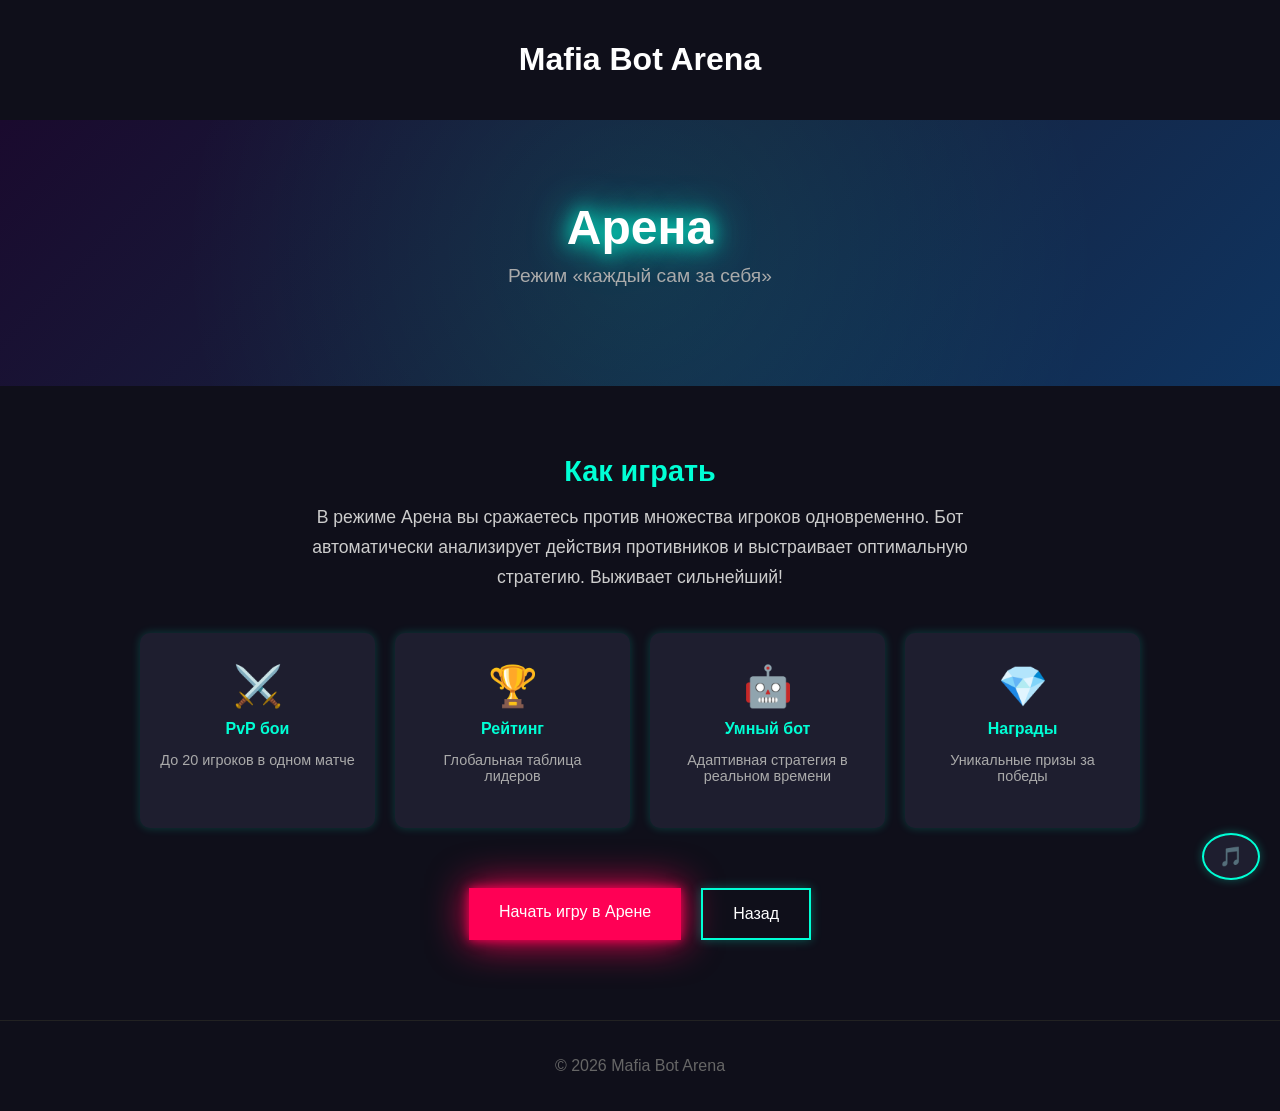
<file: arena.html>
<!DOCTYPE html>
<html lang="ru">
<head>
    <meta charset="UTF-8">
    <title>Арена — Mafia Bot Arena</title>
    <link rel="stylesheet" href="style.css">
</head>
<body>

<header>
    <h1><a href="index.html" class="logo-link">Mafia Bot Arena</a></h1>
</header>

<section class="page-hero">
    <div class="page-hero-content">
        <h2>Арена</h2>
        <p class="page-subtitle">Режим «каждый сам за себя»</p>
    </div>
</section>

<section class="page-content">
    <div class="info-block">
        <h3>Как играть</h3>
        <p>В режиме Арена вы сражаетесь против множества игроков одновременно. Бот автоматически анализирует действия противников и выстраивает оптимальную стратегию. Выживает сильнейший!</p>
    </div>

    <div class="features-grid">
        <div class="feature-card">
            <div class="feature-icon">⚔️</div>
            <h4>PvP бои</h4>
            <p>До 20 игроков в одном матче</p>
        </div>
        <div class="feature-card">
            <div class="feature-icon">🏆</div>
            <h4>Рейтинг</h4>
            <p>Глобальная таблица лидеров</p>
        </div>
        <div class="feature-card">
            <div class="feature-icon">🤖</div>
            <h4>Умный бот</h4>
            <p>Адаптивная стратегия в реальном времени</p>
        </div>
        <div class="feature-card">
            <div class="feature-icon">💎</div>
            <h4>Награды</h4>
            <p>Уникальные призы за победы</p>
        </div>
    </div>

    <div class="cta-block">
        <a href="start.html" class="btn">Начать игру в Арене</a>
        <a href="index.html" class="btn btn-secondary">Назад</a>
    </div>
</section>

<footer>
    <p>&copy; 2026 Mafia Bot Arena</p>
</footer>

<audio id="bg-music" loop>
    <source src="audio/treck1.mp3" type="audio/mp3">
</audio>
<button class="music-btn" onclick="toggleMusic()">🎵</button>

<script>
    const music = document.getElementById("bg-music");
    function toggleMusic() {
        if (music.paused) {
            music.play();
        } else {
            music.pause();
        }
    }
</script>

</body>
</html>
</file>
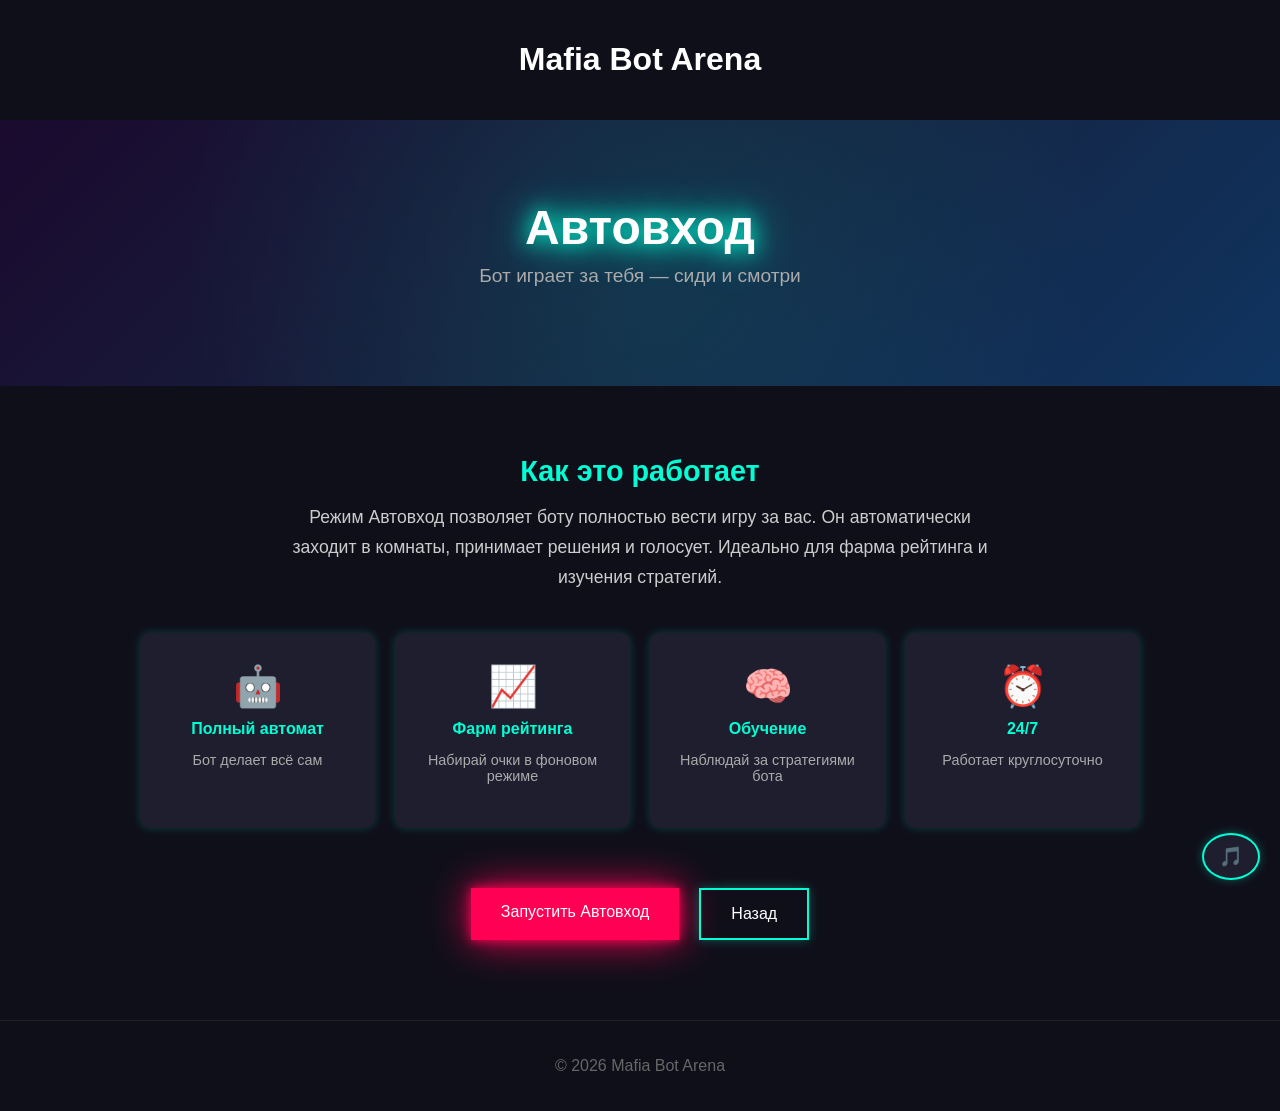
<file: autojoin.html>
<!DOCTYPE html>
<html lang="ru">
<head>
    <meta charset="UTF-8">
    <title>Автовход — Mafia Bot Arena</title>
    <link rel="stylesheet" href="style.css">
</head>
<body>

<header>
    <h1><a href="index.html" class="logo-link">Mafia Bot Arena</a></h1>
</header>

<section class="page-hero">
    <div class="page-hero-content">
        <h2>Автовход</h2>
        <p class="page-subtitle">Бот играет за тебя — сиди и смотри</p>
    </div>
</section>

<section class="page-content">
    <div class="info-block">
        <h3>Как это работает</h3>
        <p>Режим Автовход позволяет боту полностью вести игру за вас. Он автоматически заходит в комнаты, принимает решения и голосует. Идеально для фарма рейтинга и изучения стратегий.</p>
    </div>

    <div class="features-grid">
        <div class="feature-card">
            <div class="feature-icon">🤖</div>
            <h4>Полный автомат</h4>
            <p>Бот делает всё сам</p>
        </div>
        <div class="feature-card">
            <div class="feature-icon">📈</div>
            <h4>Фарм рейтинга</h4>
            <p>Набирай очки в фоновом режиме</p>
        </div>
        <div class="feature-card">
            <div class="feature-icon">🧠</div>
            <h4>Обучение</h4>
            <p>Наблюдай за стратегиями бота</p>
        </div>
        <div class="feature-card">
            <div class="feature-icon">⏰</div>
            <h4>24/7</h4>
            <p>Работает круглосуточно</p>
        </div>
    </div>

    <div class="cta-block">
        <a href="start.html" class="btn">Запустить Автовход</a>
        <a href="index.html" class="btn btn-secondary">Назад</a>
    </div>
</section>

<footer>
    <p>&copy; 2026 Mafia Bot Arena</p>
</footer>

<audio id="bg-music" loop>
    <source src="audio/treck1.mp3" type="audio/mp3">
</audio>
<button class="music-btn" onclick="toggleMusic()">🎵</button>

<script>
    const music = document.getElementById("bg-music");
    function toggleMusic() {
        if (music.paused) {
            music.play();
        } else {
            music.pause();
        }
    }
</script>

</body>
</html>
</file>
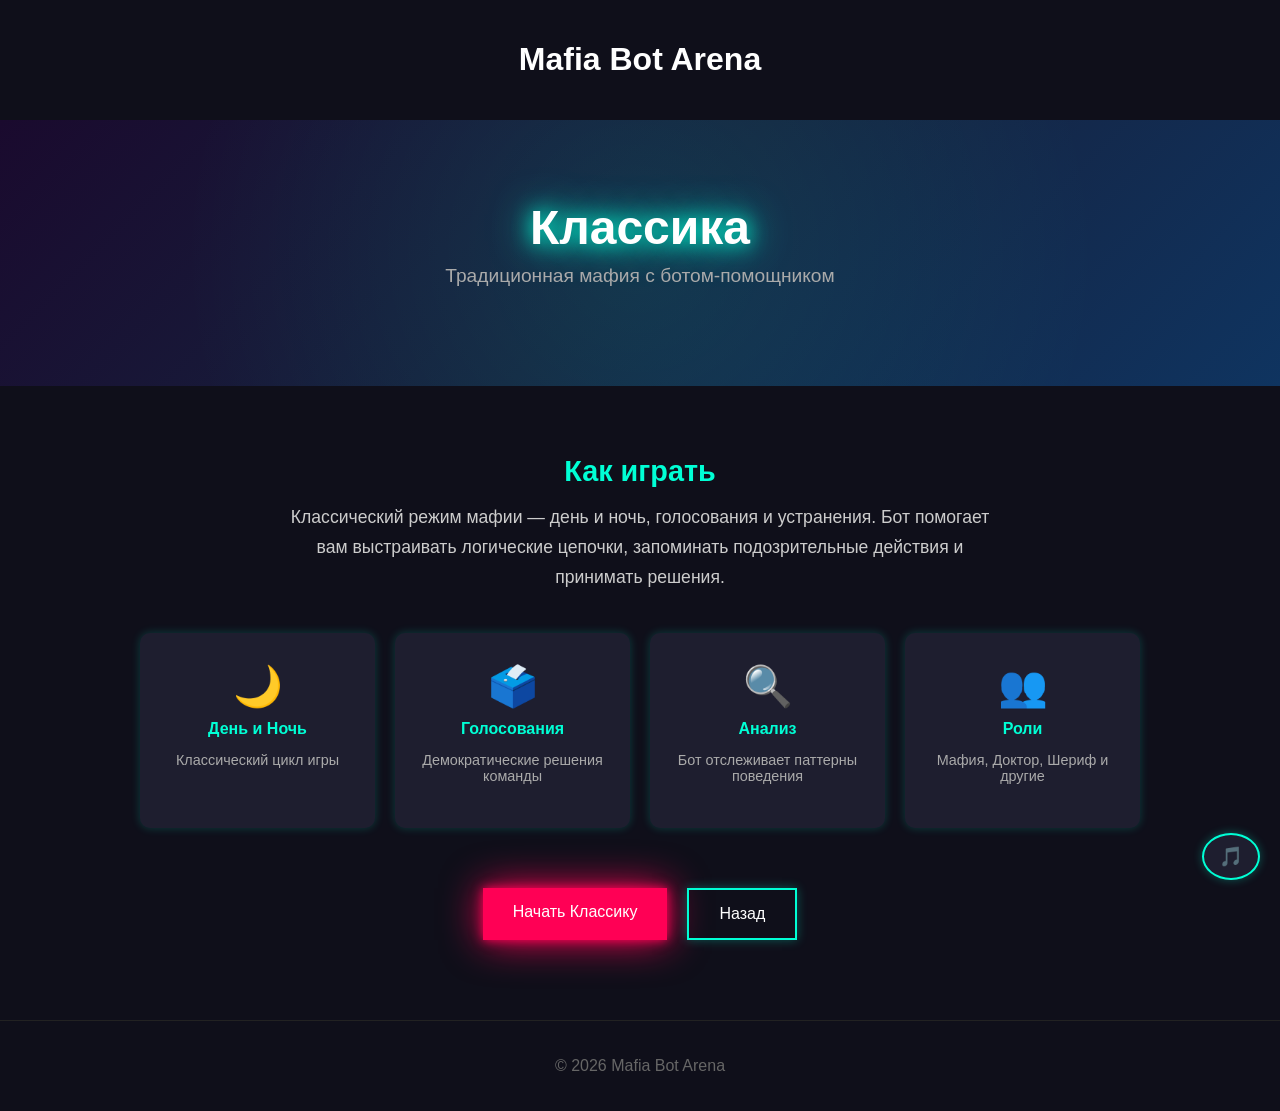
<file: classic.html>
<!DOCTYPE html>
<html lang="ru">
<head>
    <meta charset="UTF-8">
    <title>Классика — Mafia Bot Arena</title>
    <link rel="stylesheet" href="style.css">
</head>
<body>

<header>
    <h1><a href="index.html" class="logo-link">Mafia Bot Arena</a></h1>
</header>

<section class="page-hero">
    <div class="page-hero-content">
        <h2>Классика</h2>
        <p class="page-subtitle">Традиционная мафия с ботом-помощником</p>
    </div>
</section>

<section class="page-content">
    <div class="info-block">
        <h3>Как играть</h3>
        <p>Классический режим мафии — день и ночь, голосования и устранения. Бот помогает вам выстраивать логические цепочки, запоминать подозрительные действия и принимать решения.</p>
    </div>

    <div class="features-grid">
        <div class="feature-card">
            <div class="feature-icon">🌙</div>
            <h4>День и Ночь</h4>
            <p>Классический цикл игры</p>
        </div>
        <div class="feature-card">
            <div class="feature-icon">🗳️</div>
            <h4>Голосования</h4>
            <p>Демократические решения команды</p>
        </div>
        <div class="feature-card">
            <div class="feature-icon">🔍</div>
            <h4>Анализ</h4>
            <p>Бот отслеживает паттерны поведения</p>
        </div>
        <div class="feature-card">
            <div class="feature-icon">👥</div>
            <h4>Роли</h4>
            <p>Мафия, Доктор, Шериф и другие</p>
        </div>
    </div>

    <div class="cta-block">
        <a href="start.html" class="btn">Начать Классику</a>
        <a href="index.html" class="btn btn-secondary">Назад</a>
    </div>
</section>

<footer>
    <p>&copy; 2026 Mafia Bot Arena</p>
</footer>

<audio id="bg-music" loop>
    <source src="audio/treck1.mp3" type="audio/mp3">
</audio>
<button class="music-btn" onclick="toggleMusic()">🎵</button>

<script>
    const music = document.getElementById("bg-music");
    function toggleMusic() {
        if (music.paused) {
            music.play();
        } else {
            music.pause();
        }
    }
</script>

</body>
</html>
</file>
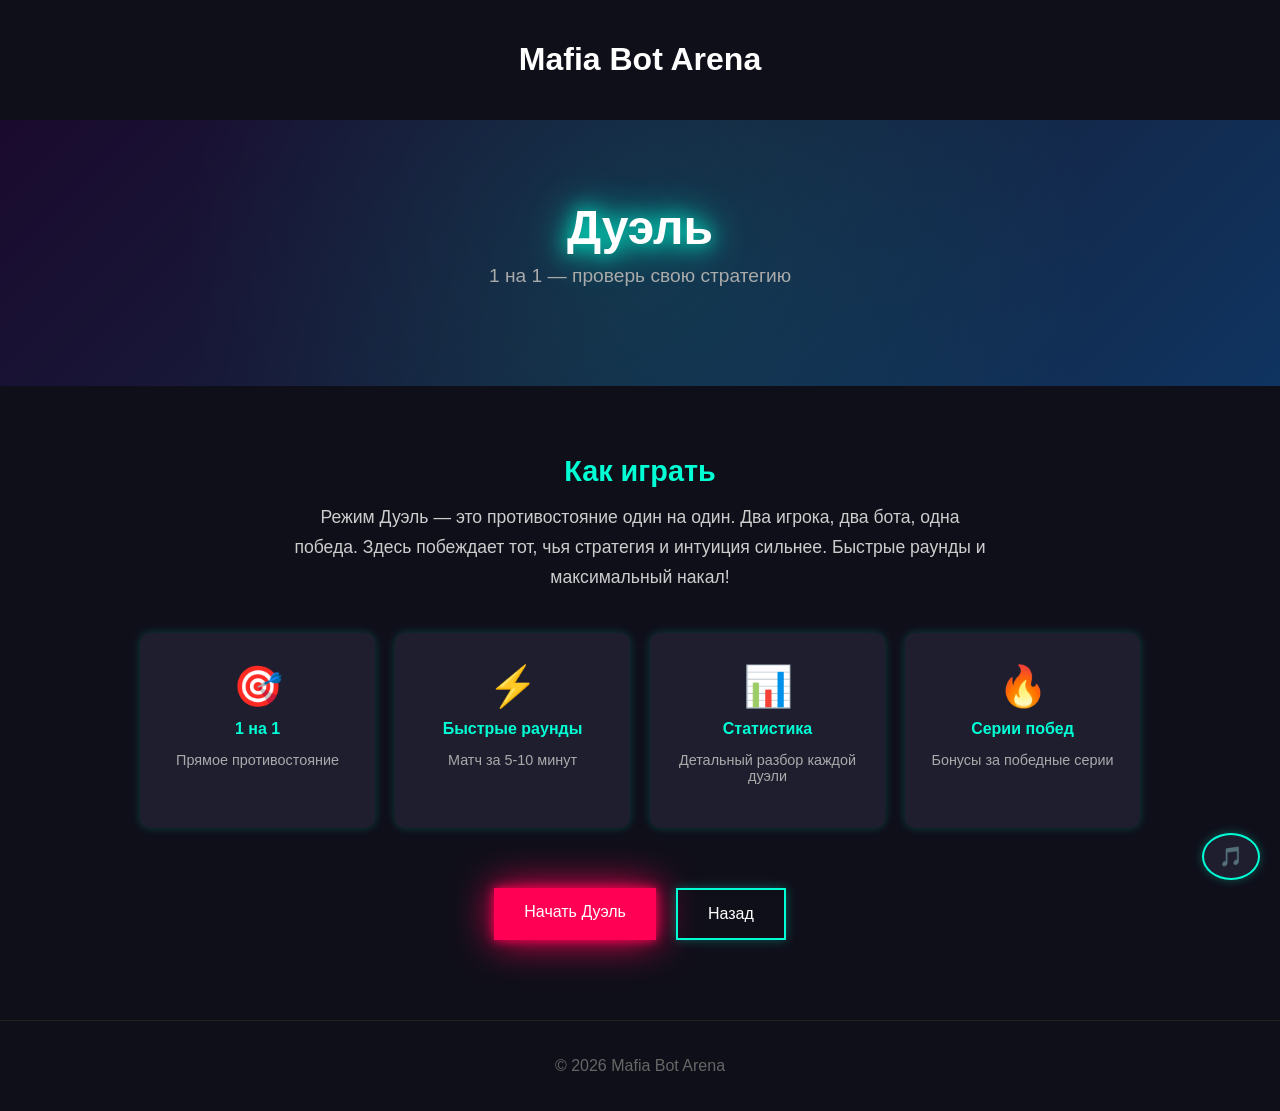
<file: duel.html>
<!DOCTYPE html>
<html lang="ru">
<head>
    <meta charset="UTF-8">
    <title>Дуэль — Mafia Bot Arena</title>
    <link rel="stylesheet" href="style.css">
</head>
<body>

<header>
    <h1><a href="index.html" class="logo-link">Mafia Bot Arena</a></h1>
</header>

<section class="page-hero">
    <div class="page-hero-content">
        <h2>Дуэль</h2>
        <p class="page-subtitle">1 на 1 — проверь свою стратегию</p>
    </div>
</section>

<section class="page-content">
    <div class="info-block">
        <h3>Как играть</h3>
        <p>Режим Дуэль — это противостояние один на один. Два игрока, два бота, одна победа. Здесь побеждает тот, чья стратегия и интуиция сильнее. Быстрые раунды и максимальный накал!</p>
    </div>

    <div class="features-grid">
        <div class="feature-card">
            <div class="feature-icon">🎯</div>
            <h4>1 на 1</h4>
            <p>Прямое противостояние</p>
        </div>
        <div class="feature-card">
            <div class="feature-icon">⚡</div>
            <h4>Быстрые раунды</h4>
            <p>Матч за 5-10 минут</p>
        </div>
        <div class="feature-card">
            <div class="feature-icon">📊</div>
            <h4>Статистика</h4>
            <p>Детальный разбор каждой дуэли</p>
        </div>
        <div class="feature-card">
            <div class="feature-icon">🔥</div>
            <h4>Серии побед</h4>
            <p>Бонусы за победные серии</p>
        </div>
    </div>

    <div class="cta-block">
        <a href="start.html" class="btn">Начать Дуэль</a>
        <a href="index.html" class="btn btn-secondary">Назад</a>
    </div>
</section>

<footer>
    <p>&copy; 2026 Mafia Bot Arena</p>
</footer>

<audio id="bg-music" loop>
    <source src="audio/treck1.mp3" type="audio/mp3">
</audio>
<button class="music-btn" onclick="toggleMusic()">🎵</button>

<script>
    const music = document.getElementById("bg-music");
    function toggleMusic() {
        if (music.paused) {
            music.play();
        } else {
            music.pause();
        }
    }
</script>

</body>
</html>
</file>
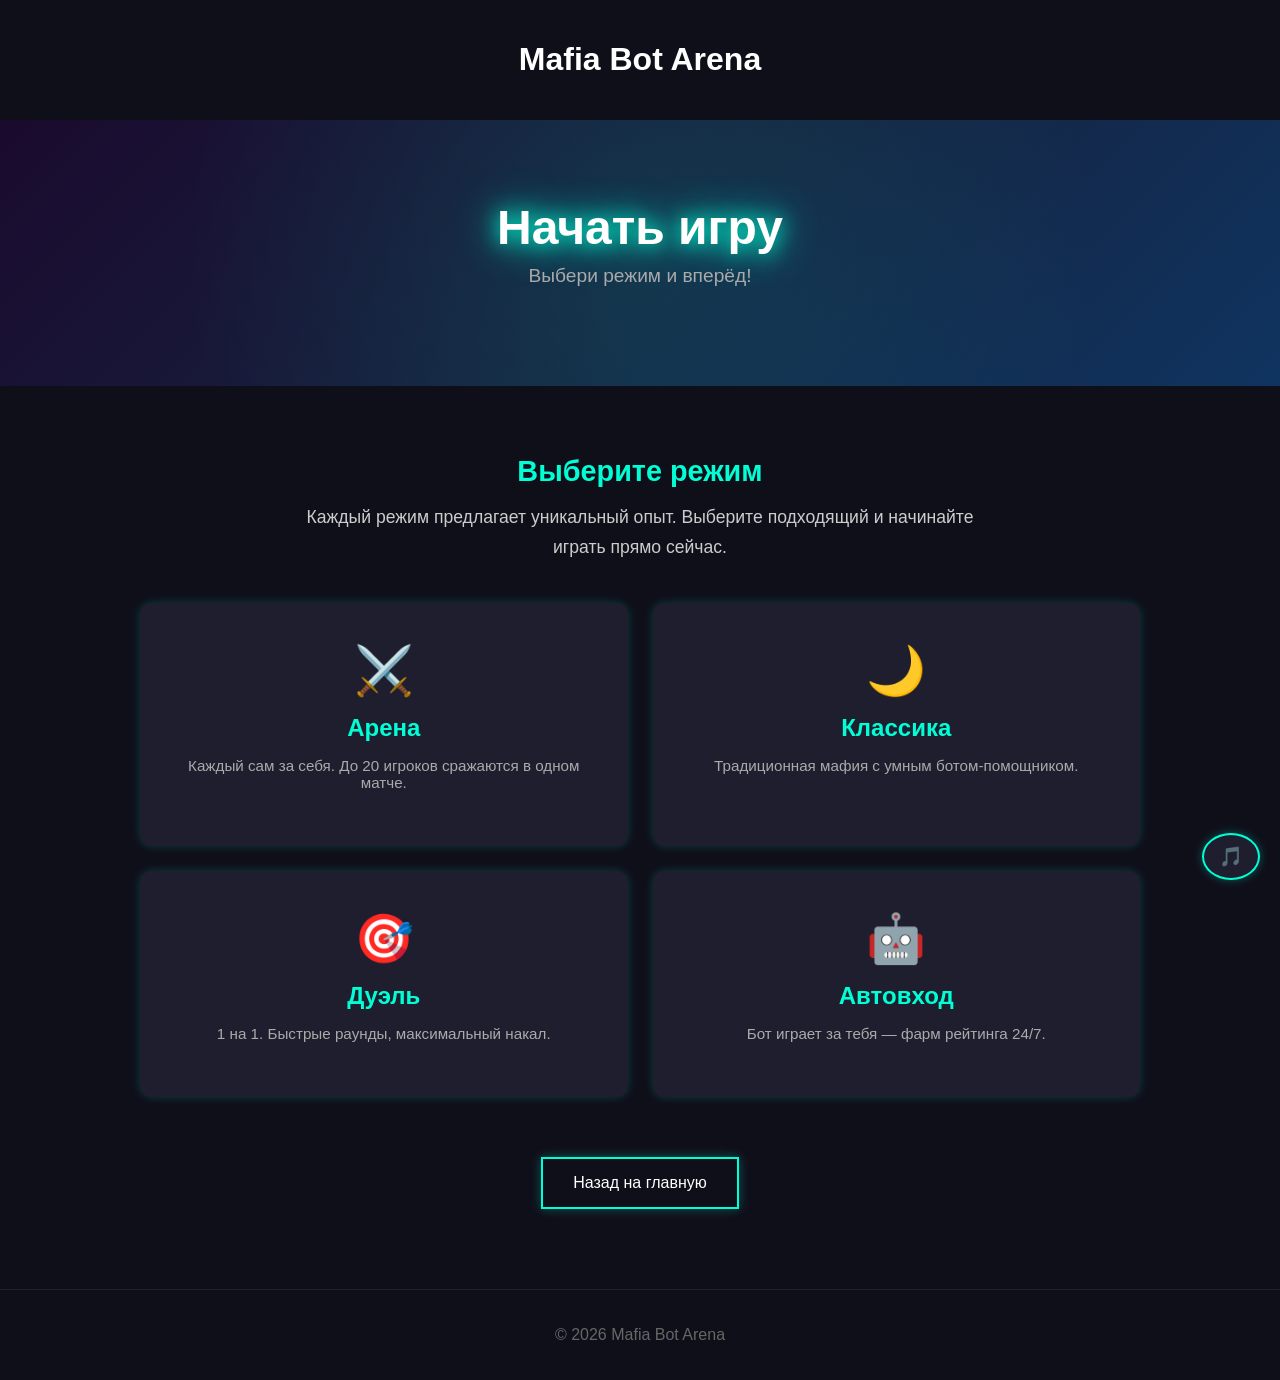
<file: start.html>
<!DOCTYPE html>
<html lang="ru">
<head>
    <meta charset="UTF-8">
    <title>Начать игру — Mafia Bot Arena</title>
    <link rel="stylesheet" href="style.css">
</head>
<body>

<header>
    <h1><a href="index.html" class="logo-link">Mafia Bot Arena</a></h1>
</header>

<section class="page-hero">
    <div class="page-hero-content">
        <h2>Начать игру</h2>
        <p class="page-subtitle">Выбери режим и вперёд!</p>
    </div>
</section>

<section class="page-content">
    <div class="info-block">
        <h3>Выберите режим</h3>
        <p>Каждый режим предлагает уникальный опыт. Выберите подходящий и начинайте играть прямо сейчас.</p>
    </div>

    <div class="mode-grid">
        <a href="arena.html" class="mode-card">
            <div class="mode-icon">⚔️</div>
            <h3>Арена</h3>
            <p>Каждый сам за себя. До 20 игроков сражаются в одном матче.</p>
        </a>
        <a href="classic.html" class="mode-card">
            <div class="mode-icon">🌙</div>
            <h3>Классика</h3>
            <p>Традиционная мафия с умным ботом-помощником.</p>
        </a>
        <a href="duel.html" class="mode-card">
            <div class="mode-icon">🎯</div>
            <h3>Дуэль</h3>
            <p>1 на 1. Быстрые раунды, максимальный накал.</p>
        </a>
        <a href="autojoin.html" class="mode-card">
            <div class="mode-icon">🤖</div>
            <h3>Автовход</h3>
            <p>Бот играет за тебя — фарм рейтинга 24/7.</p>
        </a>
    </div>

    <div class="cta-block">
        <a href="index.html" class="btn btn-secondary">Назад на главную</a>
    </div>
</section>

<footer>
    <p>&copy; 2026 Mafia Bot Arena</p>
</footer>

<audio id="bg-music" loop>
    <source src="audio/treck1.mp3" type="audio/mp3">
</audio>
<button class="music-btn" onclick="toggleMusic()">🎵</button>

<script>
    const music = document.getElementById("bg-music");
    function toggleMusic() {
        if (music.paused) {
            music.play();
        } else {
            music.pause();
        }
    }
</script>

</body>
</html>
</file>
<file: style.css>
body {
    margin: 0;
    font-family: Arial, sans-serif;
    background-color: #0f0f1a;
    color: white;
}

header {
    text-align: center;
    padding: 20px;
}

.hero {
    background-image: url('image/img1.jpg');
    background-repeat: no-repeat;
    background-position: center;
    height: 90vh;
    display: flex;
    justify-content: center;
    align-items: center;
    background-size: cover; /* ← добавить */
    
    text-align: center;
}

.btn {
    padding: 15px 30px;
    background: #ff0055;
    border: none;
    color: white;
    cursor: pointer;
    transition: 0.3s;
    box-shadow: 0 0 10px #ff0055, 0 0 40px #ff0055;

}

.btn:hover {
    transform: scale(1.1);
    box-shadow: 0 0 20px #ff0055, 0 0 60px #ff0055;
}

.cards {
    display: grid;
    grid-template-columns: repeat(4, 1fr);
    gap: 20px;
    padding: 40px;
}

.card {
    background: #1e1e2f;
    padding: 30px;
    text-align: center;
    transition: 0.3s;

    /* Сама магия свечения */
    /* Смещение X, Y | Размытие | Растяжение | Цвет */
    box-shadow: 0 0 10px #00ffd5, 0 0 40px #00ffd5;
    
    transition: 0.3s;
}

.card:hover {
    transform: scale(1.05);
    box-shadow: 0 0 20px #ff0055;
}

.hero-content  {
    animation-name: slideIn;       /* Имя нашей анимации */
    animation-duration: 1.5s;      /* Длительность */
    animation-iteration-count: 1;  /* Сколько раз повторить (или infinite) */
    animation-timing-function: ease-out; /* Плавность затухания */
    animation-iteration-count: infinite;
    animation-direction: alternate;
    
}

.hero::before {
    content: "";
    position: absolute;
    inset: 0;
    background: rgba(0,0,0,0.6);
}

@keyframes slideIn {
    0%, 100% { transform: scale(1); }
  50%      { transform: scale(1.2); }
  }

.video-section {
    text-align: center;
    padding: 60px 20px;
}

.promo-video {
    width: 15%;
    border-radius: 15px;
    box-shadow: 0 0 20px #00ffd5;
    transition: 0.4s;
}

.promo-video:hover {
    transform: scale(1.03);
}

/* Links reset */
a.card, a.mode-card {
    text-decoration: none;
    color: white;
}

.logo-link {
    text-decoration: none;
    color: white;
    transition: 0.3s;
}

.logo-link:hover {
    color: #00ffd5;
    text-shadow: 0 0 10px #00ffd5;
}

/* Subpage hero */
.page-hero {
    background: linear-gradient(135deg, #1a0a2e 0%, #16213e 50%, #0f3460 100%);
    padding: 80px 20px;
    text-align: center;
    position: relative;
}

.page-hero::before {
    content: "";
    position: absolute;
    inset: 0;
    background: radial-gradient(circle at 50% 50%, rgba(0, 255, 213, 0.1) 0%, transparent 70%);
}

.page-hero-content {
    position: relative;
    z-index: 1;
}

.page-hero-content h2 {
    font-size: 3rem;
    margin: 0;
    text-shadow: 0 0 20px #00ffd5, 0 0 40px #00ffd5;
}

.page-subtitle {
    font-size: 1.2rem;
    color: #aaa;
    margin-top: 10px;
}

/* Page content */
.page-content {
    max-width: 1000px;
    margin: 0 auto;
    padding: 40px 20px;
}

.info-block {
    text-align: center;
    margin-bottom: 40px;
}

.info-block h3 {
    font-size: 1.8rem;
    color: #00ffd5;
    margin-bottom: 15px;
}

.info-block p {
    font-size: 1.1rem;
    line-height: 1.7;
    color: #ccc;
    max-width: 700px;
    margin: 0 auto;
}

/* Feature cards grid */
.features-grid {
    display: grid;
    grid-template-columns: repeat(4, 1fr);
    gap: 20px;
    margin-bottom: 40px;
}

.feature-card {
    background: #1e1e2f;
    padding: 30px 20px;
    text-align: center;
    border-radius: 10px;
    transition: 0.3s;
    box-shadow: 0 0 10px rgba(0, 255, 213, 0.2);
}

.feature-card:hover {
    transform: translateY(-5px);
    box-shadow: 0 0 20px #00ffd5, 0 0 40px rgba(0, 255, 213, 0.3);
}

.feature-icon {
    font-size: 2.5rem;
    margin-bottom: 10px;
}

.feature-card h4 {
    margin: 10px 0 5px;
    color: #00ffd5;
}

.feature-card p {
    color: #aaa;
    font-size: 0.9rem;
}

/* Mode selection grid (start page) */
.mode-grid {
    display: grid;
    grid-template-columns: repeat(2, 1fr);
    gap: 25px;
    margin-bottom: 40px;
}

.mode-card {
    display: block;
    background: #1e1e2f;
    padding: 40px 30px;
    text-align: center;
    border-radius: 12px;
    text-decoration: none;
    color: white;
    transition: 0.3s;
    box-shadow: 0 0 10px rgba(0, 255, 213, 0.2);
}

.mode-card:hover {
    transform: translateY(-5px);
    box-shadow: 0 0 20px #ff0055, 0 0 40px rgba(255, 0, 85, 0.3);
}

.mode-icon {
    font-size: 3rem;
    margin-bottom: 15px;
}

.mode-card h3 {
    color: #00ffd5;
    margin: 10px 0;
    font-size: 1.5rem;
}

.mode-card p {
    color: #aaa;
    font-size: 0.95rem;
}

/* CTA block */
.cta-block {
    text-align: center;
    padding: 20px 0 40px;
    display: flex;
    justify-content: center;
    gap: 20px;
    flex-wrap: wrap;
}

.btn {
    display: inline-block;
    text-decoration: none;
}

.btn-secondary {
    background: transparent;
    border: 2px solid #00ffd5;
    box-shadow: 0 0 10px rgba(0, 255, 213, 0.3);
}

.btn-secondary:hover {
    background: rgba(0, 255, 213, 0.1);
    box-shadow: 0 0 20px #00ffd5, 0 0 40px rgba(0, 255, 213, 0.3);
}

/* Form styling */
.form-section {
    text-align: center;
    padding: 40px 20px;
}

.form-section form {
    max-width: 400px;
    margin: 0 auto;
    display: flex;
    flex-direction: column;
    gap: 15px;
}

.form-section input,
.form-section select {
    padding: 12px 15px;
    background: #1e1e2f;
    border: 1px solid #333;
    color: white;
    font-size: 1rem;
    border-radius: 5px;
}

.form-section input:focus,
.form-section select:focus {
    outline: none;
    border-color: #00ffd5;
    box-shadow: 0 0 10px rgba(0, 255, 213, 0.3);
}

.form-section button {
    padding: 15px 30px;
    background: #ff0055;
    border: none;
    color: white;
    cursor: pointer;
    font-size: 1rem;
    transition: 0.3s;
    box-shadow: 0 0 10px #ff0055;
    border-radius: 5px;
}

.form-section button:hover {
    box-shadow: 0 0 20px #ff0055, 0 0 40px #ff0055;
}

/* Music button */
.music-btn {
    position: fixed;
    bottom: 20px;
    right: 20px;
    padding: 10px 15px;
    background: #1e1e2f;
    border: 2px solid #00ffd5;
    color: white;
    font-size: 1.2rem;
    cursor: pointer;
    border-radius: 50%;
    z-index: 100;
    box-shadow: 0 0 10px rgba(0, 255, 213, 0.3);
    transition: 0.3s;
}

.music-btn:hover {
    box-shadow: 0 0 20px #00ffd5;
}

/* Footer */
footer {
    text-align: center;
    padding: 20px;
    color: #666;
    border-top: 1px solid #222;
}

/* Responsive */
@media (max-width: 768px) {
    .features-grid {
        grid-template-columns: repeat(2, 1fr);
    }
    .mode-grid {
        grid-template-columns: 1fr;
    }
    .cards {
        grid-template-columns: repeat(2, 1fr);
    }
    .page-hero-content h2 {
        font-size: 2rem;
    }
}
</file>
